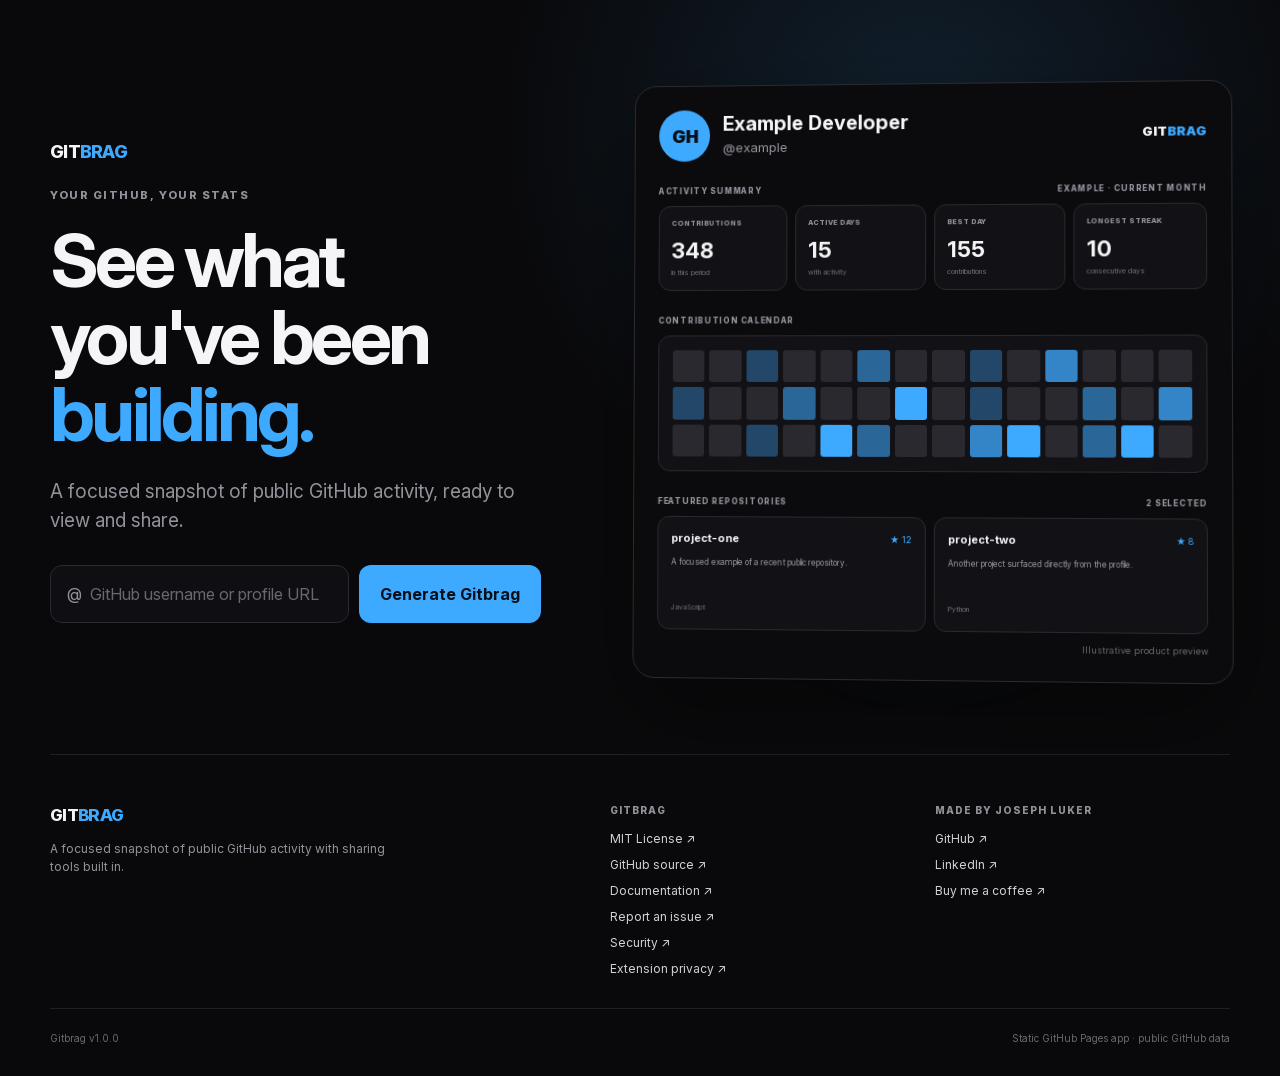
<file: index.html>
<!doctype html>
<html lang="en">
<head>
  <meta charset="UTF-8">
  <meta name="viewport" content="width=device-width, initial-scale=1.0">
  <meta name="description" content="Gitbrag turns public GitHub activity into focused stats, shareable profiles, social images, embeds, and in-GitHub cards.">
  <meta name="theme-color" content="#09090b">
  <meta name="referrer" content="no-referrer">
  <meta http-equiv="Content-Security-Policy" content="default-src 'self'; script-src 'self'; style-src 'self' 'unsafe-inline'; font-src 'self'; connect-src https://api.github.com https://github-contributions-api.jogruber.de; img-src 'self' https://avatars.githubusercontent.com data: blob:; object-src 'none'; base-uri 'none'; form-action 'none'">
  <meta name="color-scheme" content="dark">
  <title>Gitbrag — Your GitHub, Your Stats</title>
  <link rel="icon" href="data:,">
  <link rel="stylesheet" href="style.css?v=1.0.0">
  <link rel="stylesheet" href="share-page.css?v=1.0.0">
  <link rel="stylesheet" href="png.css?v=1.0.0">
  <link rel="stylesheet" href="landing.css?v=1.0.0">
  <link rel="stylesheet" href="dated.css?v=1.0.0">
</head>
<body>
  <main class="app">
    <div class="app-version" aria-label="Gitbrag version 1.0.0">v1.0.0</div>

    <section id="searchView" class="landing-simple" aria-labelledby="searchTitle">
      <div class="landing-simple-shell">
        <div class="landing-simple-hero">
          <div class="landing-simple-hero-copy">
            <div class="landing-simple-brand">GIT<span>BRAG</span></div>
            <p class="landing-simple-kicker">YOUR GITHUB, YOUR STATS</p>
            <h1 id="searchTitle">See what you've been<br><span>building.</span></h1>
            <p class="landing-simple-copy">A focused snapshot of public GitHub activity, ready to view and share.</p>

            <form id="searchForm" class="search landing-simple-search">
              <label class="input-wrap" for="username">
                <span aria-hidden="true">@</span>
                <input id="username" autocomplete="off" autocapitalize="none" spellcheck="false"
                       placeholder="GitHub username or profile URL"
                       aria-label="GitHub username or profile URL" required>
              </label>
              <button type="submit">Generate Gitbrag</button>
            </form>
          </div>

          <div class="landing-product-stage" aria-label="Illustrative Gitbrag dashboard preview">
            <div class="landing-demo">
              <div class="landing-demo-top">
                <div class="landing-demo-profile">
                  <div class="landing-demo-avatar" aria-hidden="true">GH</div>
                  <div><strong>Example Developer</strong><small>@example</small></div>
                </div>
                <div class="landing-demo-brand">GIT<span>BRAG</span></div>
              </div>

              <div class="landing-demo-label"><span>Activity summary</span><span>Example · current month</span></div>
              <div class="landing-demo-stats">
                <article class="landing-demo-stat"><span>Contributions</span><b>348</b><small>in this period</small></article>
                <article class="landing-demo-stat"><span>Active days</span><b>15</b><small>with activity</small></article>
                <article class="landing-demo-stat"><span>Best day</span><b>155</b><small>contributions</small></article>
                <article class="landing-demo-stat"><span>Longest streak</span><b>10</b><small>consecutive days</small></article>
              </div>

              <div class="landing-demo-label"><span>Contribution calendar</span><span></span></div>
              <div class="landing-demo-calendar"><div class="landing-demo-heatmap" aria-hidden="true"></div></div>

              <div class="landing-demo-label"><span>Featured repositories</span><span>2 selected</span></div>
              <div class="landing-demo-repos">
                <article class="landing-demo-repo">
                  <div class="landing-demo-repo-top"><strong>project-one</strong><span>★ 12</span></div>
                  <p>A focused example of a recent public repository.</p>
                  <small>JavaScript</small>
                </article>
                <article class="landing-demo-repo">
                  <div class="landing-demo-repo-top"><strong>project-two</strong><span>★ 8</span></div>
                  <p>Another project surfaced directly from the profile.</p>
                  <small>Python</small>
                </article>
              </div>
              <p class="landing-demo-note">Illustrative product preview</p>
            </div>
          </div>
        </div>

        <footer class="landing-simple-footer">
          <div class="landing-simple-footer-intro">
            <div class="landing-simple-footer-brand">GIT<span>BRAG</span></div>
            <p>A focused snapshot of public GitHub activity with sharing tools built in.</p>
          </div>

          <div class="landing-simple-footer-column">
            <strong>Gitbrag</strong>
            <a href="https://github.com/JPLuker/Gitbrag/blob/main/LICENSE" target="_blank" rel="noopener noreferrer">MIT License ↗</a>
            <a href="https://github.com/JPLuker/Gitbrag" target="_blank" rel="noopener noreferrer">GitHub source ↗</a>
            <a href="https://github.com/JPLuker/Gitbrag/blob/main/README.md" target="_blank" rel="noopener noreferrer">Documentation ↗</a>
            <a href="https://github.com/JPLuker/Gitbrag/issues/new/choose" target="_blank" rel="noopener noreferrer">Report an issue ↗</a>
            <a href="https://github.com/JPLuker/Gitbrag/blob/main/SECURITY.md" target="_blank" rel="noopener noreferrer">Security ↗</a>
            <a href="https://github.com/JPLuker/Gitbrag/blob/main/extension/PRIVACY.md" target="_blank" rel="noopener noreferrer">Extension privacy ↗</a>
          </div>

          <div class="landing-simple-footer-column">
            <strong>Made by Joseph Luker</strong>
            <a href="https://github.com/JPLuker" target="_blank" rel="noopener noreferrer">GitHub ↗</a>
            <a href="https://www.linkedin.com/in/josephluker" target="_blank" rel="noopener noreferrer">LinkedIn ↗</a>
            <a href="https://buymeacoffee.com/OSJoseph" target="_blank" rel="noopener noreferrer">Buy me a coffee ↗</a>
          </div>
        </footer>

        <div class="landing-simple-footer-bottom">
          <span>Gitbrag v1.0.0</span>
          <span>Static GitHub Pages app · public GitHub data</span>
        </div>
      </div>
    </section>

    <section id="loadingView" class="loading hidden" role="status" aria-live="polite">
      <div class="spinner" aria-hidden="true"></div>
      <h2>Building your Gitbrag…</h2>
      <p id="loadingText">Finding the GitHub profile…</p>
    </section>

    <section id="profileView" class="profile hidden" aria-labelledby="displayName">
      <header class="profile-header">
        <button id="backBtn" class="back" type="button">← New user</button>
        <div class="brand small">GIT<span>BRAG</span></div>
        <div class="share-control">
          <button id="shareBtn" class="share-button" type="button" aria-haspopup="menu" aria-controls="shareMenu" aria-expanded="false">Share</button>
          <div id="shareMenu" class="share-menu hidden" role="menu" aria-label="Share options">
            <button id="shareLinkAction" type="button" role="menuitem">Share link</button>
            <button id="generateImageAction" type="button" role="menuitem">Generate image</button>
            <button id="embedAction" type="button" role="menuitem">Embed</button>
          </div>
        </div>
      </header>

      <div class="profile-intro">
        <img id="avatar" class="avatar" alt="">
        <div class="profile-copy">
          <h2 id="displayName" tabindex="-1"></h2>
          <p id="handle" class="handle"></p>
        </div>
      </div>

      <div class="period-picker-wrap">
        <div class="period-stepper periods" role="group" aria-label="Activity period">
          <button id="periodPickerButton" class="period-picker-button" type="button" aria-haspopup="true" aria-controls="periodPickerPanel" aria-expanded="false">
            <span id="periodPickerLabel">Current month</span>
            <span class="period-picker-caret" aria-hidden="true">⌄</span>
          </button>
        </div>

        <div id="periodPickerPanel" class="period-picker-panel hidden" aria-label="Choose activity period">
          <section class="period-picker-section" aria-labelledby="periodCalendarHeading">
            <div id="periodCalendarHeading" class="period-picker-heading">Calendar</div>
            <div class="period-picker-list">
              <button type="button" data-period-shortcut="current-month"><span>This month</span><small id="periodThisMonthLabel"></small></button>
              <button type="button" data-period-shortcut="previous-month"><span>Previous month</span><small id="periodPreviousMonthLabel"></small></button>
              <button type="button" data-period-shortcut="current-year"><span>This year</span><small id="periodCurrentYearLabel"></small></button>
            </div>
            <div class="period-picker-custom-links">
              <button id="chooseMonthToggle" type="button" aria-controls="customMonthPanel" aria-expanded="false">Choose month…</button>
              <button id="chooseYearToggle" type="button" aria-controls="customYearPanel" aria-expanded="false">Choose year…</button>
            </div>

            <div id="customMonthPanel" class="period-custom-panel hidden">
              <label><span>Month</span><select id="customMonthSelect" aria-label="Choose calendar month"></select></label>
              <label><span>Year</span><select id="customMonthYearSelect" aria-label="Choose calendar month year"></select></label>
              <button id="applyCustomMonth" class="period-custom-apply" type="button">View</button>
            </div>

            <div id="customYearPanel" class="period-custom-panel period-custom-year hidden">
              <label><span>Year</span><select id="customYearSelect" aria-label="Choose calendar year"></select></label>
              <button id="applyCustomYear" class="period-custom-apply" type="button">View</button>
            </div>
          </section>

          <section class="period-picker-section" aria-labelledby="periodRollingHeading">
            <div id="periodRollingHeading" class="period-picker-heading">Rolling</div>
            <div class="period-picker-chips" role="group" aria-label="Rolling activity periods">
              <button type="button" data-rolling-period="day">24H</button>
              <button type="button" data-rolling-period="week">7D</button>
              <button type="button" data-rolling-period="month">30D</button>
              <button type="button" data-rolling-period="twomonths">60D</button>
              <button type="button" data-rolling-period="sixmonths">6M</button>
              <button type="button" data-rolling-period="year">1Y</button>
              <button type="button" data-rolling-period="lifetime">ALL TIME</button>
            </div>
          </section>
        </div>
      </div>

      <div class="section-title stats-title">
        <span>ACTIVITY SUMMARY</span>
        <span id="periodLabel">CURRENT MONTH</span>
      </div>
      <div id="contributionNotice" class="notice hidden" role="status"></div>
      <div id="statsGrid" class="stats-grid"></div>
      <div id="extraStats" class="extra-grid" aria-label="Profile summary"></div>

      <div class="section-title">
        <span>CONTRIBUTION CALENDAR</span>
        <span id="calendarPeriodLabel"></span>
      </div>
      <div class="calendar-card">
        <div class="calendar-scroll">
          <div id="contributionGraph" class="contribution-graph" role="img" aria-label="GitHub contribution calendar"></div>
        </div>
        <div class="calendar-footer">
          <span id="calendarTotal"></span>
          <a id="githubProfile" target="_blank" rel="noreferrer">View on GitHub ↗</a>
        </div>
      </div>

      <div class="section-title">
        <span>TOP PUBLIC REPOSITORIES</span>
        <span>NON-FORKS</span>
      </div>
      <div id="repos" class="repo-list"></div>

      <footer>Gitbrag uses public GitHub data. Contribution totals follow GitHub’s public contribution graph.</footer>
    </section>

    <section id="sharedView" class="shared-view hidden" aria-label="Shared Gitbrag page">
      <div id="sharedPreviewBar" class="shared-preview-bar hidden">
        <span class="shared-preview-label">Share preview</span>
        <div class="shared-preview-actions">
          <button id="sharedEdit" class="secondary-button" type="button">Edit share</button>
          <button id="sharedFullProfile" class="secondary-button" type="button">View full profile</button>
        </div>
      </div>
      <div id="sharedPage"></div>
      <div id="sharedFooterActions" class="shared-footer-actions">
        <button id="sharedNewUser" class="shared-create-button" type="button">Create your own Gitbrag</button>
      </div>
    </section>

    <section id="errorView" class="error hidden" aria-live="assertive">
      <div class="brand">GIT<span>BRAG</span></div>
      <h2>Couldn’t load that profile.</h2>
      <p id="errorText">Check the username or GitHub link and try again.</p>
      <button id="errorBack" type="button">Try again</button>
    </section>
  </main>

  <dialog id="shareModal" class="share-dialog" aria-labelledby="shareModalTitle" aria-describedby="shareModalDescription">
    <div class="share-dialog-card">
      <header class="share-dialog-head">
        <div>
          <p class="eyebrow">SHARE LINK</p>
          <h2 id="shareModalTitle">Customize the shared page.</h2>
        </div>
        <button id="closeShareModal" class="icon-button" type="button" aria-label="Close share settings">×</button>
      </header>
      <p id="shareModalDescription" class="share-dialog-copy">Choose what appears when someone opens your Gitbrag link. This is a responsive webpage, not an image.</p>

      <div class="share-settings-grid">
        <fieldset class="share-fieldset">
          <legend>Page sections</legend>
          <label><span>Profile</span><input id="shareProfile" type="checkbox" checked></label>
          <label><span>Stats</span><input id="shareStats" type="checkbox" checked></label>
          <label><span>Contribution calendar</span><input id="shareCalendar" type="checkbox" checked></label>
          <label><span>Repositories</span><input id="shareRepos" type="checkbox" checked></label>
        </fieldset>

        <fieldset class="share-fieldset">
          <legend>Page settings</legend>
          <label><span>Stats period</span><select id="shareStatsPeriod"><option value="day">24 hours</option><option value="week">7 days</option><option value="month">30 days</option><option value="twomonths">60 days</option><option value="sixmonths">6 months</option><option value="year">1 year</option><option value="lifetime">All time</option></select></label>
          <label><span>Calendar range</span><select id="shareCalendarRange"><option value="1m">1 month</option><option value="3m">3 months</option><option value="6m">6 months</option><option value="1y">1 year</option><option value="2y">2 years</option><option value="all">All available</option></select></label>
          <label><span>Text size</span><select id="shareTextSize"><option value="compact">Compact</option><option value="balanced">Balanced</option><option value="large">Large</option><option value="huge">Huge</option></select></label>
          <label><span>Accent</span><select id="shareAccent"><option value="auto">Profile accent</option><option value="blue">Blue</option><option value="white">White</option><option value="cyan">Cyan</option><option value="purple">Purple</option><option value="green">Green</option></select></label>
          <label><span>Card style</span><select id="shareCardStyle"><option value="solid">Solid</option><option value="outline">Outline</option><option value="glass">Glass</option></select></label>
        </fieldset>
      </div>

      <fieldset class="share-fieldset share-repositories-fieldset">
        <legend>Repositories</legend>
        <div id="shareRepoPicker"></div>
      </fieldset>

      <div class="share-dialog-actions">
        <button id="cancelShareModal" class="secondary-button" type="button">Cancel</button>
        <button id="previewSharePage" class="secondary-button" type="button">Preview page</button>
        <button id="copyShareLink" class="primary-button" type="button" aria-live="polite">Copy share link</button>
      </div>
    </div>
  </dialog>

  <dialog id="pngModal" class="png-dialog" aria-labelledby="pngModalTitle" aria-describedby="pngModalDescription">
    <div class="png-dialog-card">
      <header class="png-dialog-head">
        <div>
          <p class="eyebrow">GENERATE IMAGE</p>
          <h2 id="pngModalTitle">Build a shareable Gitbrag PNG.</h2>
        </div>
        <button id="closePngModal" class="icon-button" type="button" aria-label="Close image generator">×</button>
      </header>
      <p id="pngModalDescription" class="png-dialog-copy">The preview is the actual 1080 × 1080 canvas that will be exported. Image rendering is separate from shared-page rendering.</p>

      <div class="png-workspace">
        <div class="png-settings">
          <fieldset class="png-fieldset">
            <legend>Image sections</legend>
            <label><span>Profile</span><input id="pngProfile" type="checkbox" checked></label>
            <label><span>Stats</span><input id="pngStats" type="checkbox" checked></label>
            <label><span>Contribution calendar</span><input id="pngCalendar" type="checkbox" checked></label>
            <label><span>Repositories</span><input id="pngRepos" type="checkbox" checked></label>
          </fieldset>

          <fieldset class="png-fieldset">
            <legend>Image settings</legend>
            <label><span>Stats period</span><select id="pngStatsPeriod"><option value="day">24 hours</option><option value="week">7 days</option><option value="month">30 days</option><option value="twomonths">60 days</option><option value="sixmonths">6 months</option><option value="year">1 year</option><option value="lifetime">All time</option></select></label>
            <label><span>Calendar range</span><select id="pngCalendarRange"><option value="1m">1 month</option><option value="3m">3 months</option><option value="6m">6 months</option><option value="1y">1 year</option><option value="2y">2 years</option><option value="all">All available</option></select></label>
            <label><span>Text size</span><select id="pngTextSize"><option value="compact">Compact</option><option value="balanced">Balanced</option><option value="large">Large</option><option value="huge">Huge</option></select></label>
            <label><span>Accent</span><select id="pngAccent"><option value="auto">Profile accent</option><option value="blue">Blue</option><option value="white">White</option><option value="cyan">Cyan</option><option value="purple">Purple</option><option value="green">Green</option></select></label>
            <label><span>Card style</span><select id="pngCardStyle"><option value="solid">Solid</option><option value="outline">Outline</option><option value="glass">Glass</option></select></label>
          </fieldset>

          <fieldset class="png-fieldset">
            <legend>Repositories</legend>
            <div id="pngRepoPicker"></div>
          </fieldset>
        </div>

        <div class="png-preview">
          <div class="png-preview-frame">
            <canvas id="pngCanvas" width="1080" height="1080" aria-label="Gitbrag PNG preview"></canvas>
            <div class="png-preview-meta"><span id="pngStatus" role="status" aria-live="polite">1080 × 1080</span><span>1:1 PNG</span></div>
          </div>
        </div>
      </div>

      <div class="png-dialog-actions">
        <button id="cancelPngModal" class="secondary-button" type="button">Cancel</button>
        <button id="downloadPng" class="primary-button" type="button">Download PNG</button>
      </div>
    </div>
  </dialog>

  <script src="stats-period.js?v=1.0.0"></script>
  <script src="share-config.js?v=1.0.0"></script>
  <script src="share-page.js?v=1.0.0"></script>
  <script src="app.js?v=1.0.0"></script>
  <script src="dated-period.js?v=1.0.0"></script>
  <script src="period-picker.js?v=1.0.0"></script>
  <script src="landing.js?v=1.0.0"></script>
  <script src="embed.js?v=1.0.0"></script>
  <script src="png.js?v=1.0.0"></script>
</body>
</html>
</file>
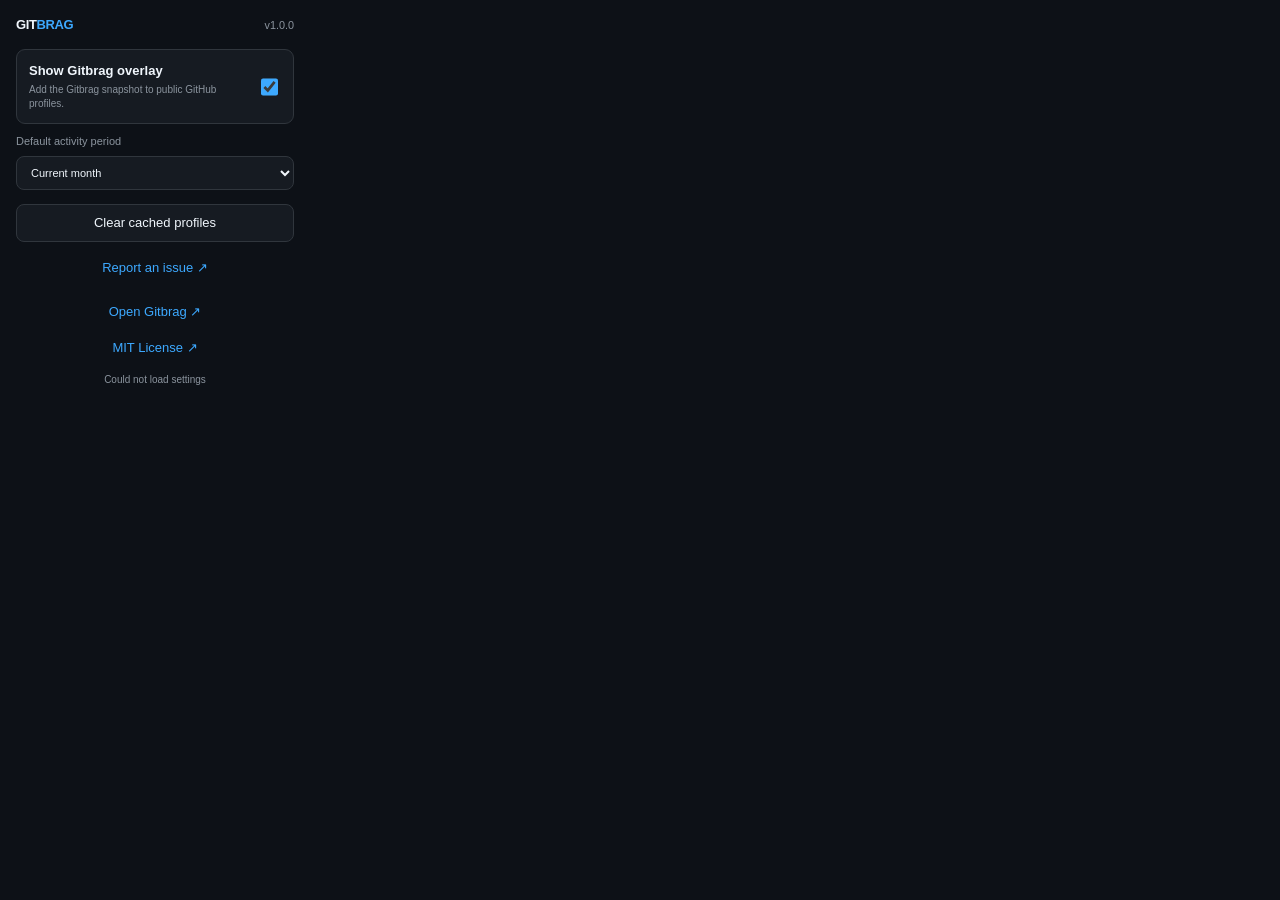
<file: extension/popup.html>
<!doctype html>
<html lang="en">
<head>
  <meta charset="utf-8">
  <meta name="viewport" content="width=device-width, initial-scale=1">
  <title>Gitbrag</title>
  <link rel="stylesheet" href="popup.css">
</head>
<body>
  <main>
    <header>
      <div class="brand">GIT<span>BRAG</span></div>
      <small>v1.0.0</small>
    </header>

    <label class="row toggle-row">
      <span><b>Show Gitbrag overlay</b><small>Add the Gitbrag snapshot to public GitHub profiles.</small></span>
      <input id="enabled" type="checkbox" checked>
    </label>

    <label class="field">
      <span>Default activity period</span>
      <select id="period">
        <option value="current-month">Current month</option>
        <option value="day">Last 24 hours</option>
        <option value="week">Last 7 days</option>
        <option value="month">Last 30 days</option>
        <option value="twomonths">Last 60 days</option>
        <option value="sixmonths">Last 6 months</option>
        <option value="year">Last year</option>
        <option value="lifetime">All time</option>
      </select>
    </label>

    <div class="actions">
      <button id="clearCache" type="button">Clear cached profiles</button>
      <a href="https://github.com/JPLuker/Gitbrag/issues/new/choose" target="_blank" rel="noopener noreferrer">Report an issue ↗</a>
      <a href="https://jpluker.github.io/Gitbrag/" target="_blank" rel="noopener noreferrer">Open Gitbrag ↗</a>
    </div>
    <a href="https://github.com/JPLuker/Gitbrag/blob/main/LICENSE" target="_blank" rel="noopener noreferrer">MIT License ↗</a>
    <p id="status" role="status" aria-live="polite"></p>
  </main>
  <script src="popup.js"></script>
</body>
</html>
</file>
<file: style.css>
@font-face {
  font-family: Inter;
  font-style: normal;
  font-weight: 100 900;
  font-display: swap;
  src: url("assets/fonts/InterVariable.woff2") format("woff2");
}

:root {
  color-scheme: dark;
  --bg: #09090b;
  --panel: #121216;
  --panel-strong: #18181d;
  --line: #29292f;
  --text: #f5f5f7;
  --muted: #92929b;
  --subtle: #686870;
  --accent: #3da9ff;
  --accent-strong: #70c1ff;
  --level-1: #254a6a;
  --level-2: #2778b4;
  --level-3: #35a1ed;
  --level-4: #3da9ff;
  --radius: 14px;
  --shadow: 0 18px 50px rgba(0, 0, 0, 0.22);
}

* { box-sizing: border-box; }
html { background: var(--bg); }
body {
  margin: 0;
  min-width: 320px;
  min-height: 100vh;
  background: var(--bg);
  color: var(--text);
  font-family: Inter, system-ui, -apple-system, BlinkMacSystemFont, "Segoe UI", sans-serif;
  line-height: 1.5;
}
button, input, select { font: inherit; }
button, a { -webkit-tap-highlight-color: transparent; }
button:focus-visible, a:focus-visible, input:focus-visible, select:focus-visible {
  outline: 2px solid var(--accent-strong);
  outline-offset: 3px;
}
.hidden { display: none !important; }

.app {
  position: relative;
  width: min(1120px, 100%);
  margin: 0 auto;
  padding: 28px 24px 48px;
}
.app-version {
  position: absolute;
  top: 14px;
  right: 24px;
  color: var(--accent);
  font-size: 12px;
  font-weight: 700;
  letter-spacing: .08em;
  opacity: .9;
}
.brand { font-weight: 800; letter-spacing: -.03em; }
.brand span { color: var(--accent); }
.brand.small { font-size: 14px; letter-spacing: .01em; }
.eyebrow, .section-title, .stat .label, .extra span {
  color: var(--muted);
  font-size: 11px;
  font-weight: 800;
  letter-spacing: .12em;
  text-transform: uppercase;
}

.hero, .loading, .error {
  min-height: 80vh;
  display: flex;
  flex-direction: column;
  align-items: center;
  justify-content: center;
  text-align: center;
}
.hero h1 {
  margin: 20px 0;
  font-size: clamp(48px, 8vw, 76px);
  line-height: .98;
  letter-spacing: -.055em;
}
.hero h1 span { color: var(--accent); }
.subhead, .hint, .handle, footer, .repo-desc, .repo-meta, .stat .note, .loading p, .error p { color: var(--muted); }
.subhead { margin: 0 0 28px; font-size: 17px; }
.search { display: flex; width: min(620px, 100%); gap: 10px; }
.input-wrap {
  flex: 1;
  display: flex;
  align-items: center;
  gap: 8px;
  min-width: 0;
  padding: 15px 16px;
  background: var(--panel);
  border: 1px solid var(--line);
  border-radius: 12px;
  transition: border-color .15s ease, box-shadow .15s ease;
}
.input-wrap:focus-within {
  border-color: var(--accent);
  box-shadow: 0 0 0 3px color-mix(in srgb, var(--accent) 18%, transparent);
}
.input-wrap span { color: var(--muted); }
.input-wrap input {
  width: 100%;
  min-width: 0;
  padding: 0;
  color: var(--text);
  background: transparent;
  border: 0;
  outline: 0;
}
.input-wrap input::placeholder { color: var(--subtle); }

.search button, .back, #errorBack, .share-button, .primary-button, .secondary-button, .icon-button {
  border-radius: 12px;
  font-weight: 700;
  cursor: pointer;
  transition: transform .15s ease, filter .15s ease, background .15s ease, border-color .15s ease;
}
.search button, #errorBack, .primary-button {
  padding: 14px 20px;
  color: #071018;
  background: var(--accent);
  border: 1px solid transparent;
}
.search button:hover, #errorBack:hover, .primary-button:hover { filter: brightness(1.08); }
.back, .share-button, .secondary-button {
  padding: 10px 14px;
  color: var(--text);
  background: var(--panel);
  border: 1px solid var(--accent);
}
.back:hover, .share-button:hover, .secondary-button:hover {
  background: color-mix(in srgb, var(--accent) 10%, var(--panel));
}
.search button:active, .back:active, #errorBack:active, .share-button:active, .primary-button:active, .secondary-button:active { transform: translateY(1px); }
.hint { margin-top: 12px; font-size: 12px; }
.loading h2, .error h2 { margin: 18px 0 6px; font-size: 30px; letter-spacing: -.03em; }
.loading p, .error p { margin: 0 0 20px; }
.spinner {
  width: 34px;
  height: 34px;
  border: 3px solid var(--line);
  border-top-color: var(--accent);
  border-radius: 50%;
  animation: spin .8s linear infinite;
}
@keyframes spin { to { transform: rotate(360deg); } }

.profile-header {
  display: grid;
  grid-template-columns: 1fr auto 1fr;
  padding-top: 18px;
  align-items: center;
  gap: 20px;
}
.profile-header > .back { justify-self: start; }
.profile-header > .brand { justify-self: center; }
.share-control { position: relative; justify-self: end; }
.share-menu {
  position: absolute;
  top: calc(100% + 8px);
  right: 0;
  z-index: 30;
  width: 190px;
  padding: 6px;
  background: var(--panel-strong);
  border: 1px solid var(--line);
  border-radius: 12px;
  box-shadow: var(--shadow);
}
.share-menu button {
  width: 100%;
  padding: 11px 12px;
  color: var(--text);
  background: transparent;
  border: 0;
  border-radius: 8px;
  text-align: left;
  cursor: pointer;
}
.share-menu button:hover { background: color-mix(in srgb, var(--accent) 10%, var(--panel-strong)); }

.profile-intro { display: flex; align-items: center; gap: 20px; padding: 55px 0 35px; }
.avatar {
  width: 88px;
  height: 88px;
  flex: none;
  object-fit: cover;
  border: 3px solid var(--accent);
  border-radius: 50%;
  background: var(--panel);
  box-shadow: 0 0 0 5px color-mix(in srgb, var(--accent) 9%, transparent);
}
.profile-copy { min-width: 0; }
.profile-intro h2 {
  margin: 0;
  font-size: clamp(31px, 5vw, 44px);
  line-height: 1.08;
  letter-spacing: -.04em;
  overflow-wrap: anywhere;
}
.handle { margin: 7px 0 0; overflow-wrap: anywhere; }
.periods {
  display: flex;
  gap: 6px;
  overflow-x: auto;
  padding-bottom: 10px;
  border-bottom: 1px solid var(--line);
  scrollbar-width: thin;
}
.periods button {
  flex: none;
  padding: 9px 12px;
  color: #aaa;
  background: transparent;
  border: 0;
  border-radius: 8px;
  cursor: pointer;
  font-weight: 700;
}
.periods button:hover { color: var(--text); background: var(--panel); }
.periods button.active { color: #071018; background: var(--accent); }
.section-title { display: flex; justify-content: space-between; gap: 20px; margin: 38px 0 12px; }
.stats-title { margin-top: 24px; }
.notice {
  margin-bottom: 10px;
  padding: 12px 14px;
  color: #e7d89f;
  background: #1b1810;
  border: 1px solid #4a4122;
  border-radius: 12px;
  font-size: 13px;
}
.stats-grid { display: grid; grid-template-columns: repeat(4, minmax(0, 1fr)); gap: 10px; }
.stat, .extra, .repo, .calendar-card, .stats-message {
  background: var(--panel);
  border: 1px solid var(--line);
  border-radius: var(--radius);
}
.stat { min-width: 0; padding: 20px; }
.stat .value {
  margin-top: 22px;
  font-size: clamp(34px, 5vw, 42px);
  font-weight: 800;
  line-height: 1;
  letter-spacing: -.045em;
  overflow-wrap: anywhere;
}
.stat .note { margin-top: 8px; font-size: 11px; line-height: 1.35; }
.extra-grid { display: grid; grid-template-columns: repeat(5, minmax(0, 1fr)); gap: 10px; margin-top: 10px; }
.extra { min-width: 0; padding: 16px 18px; }
.extra b { display: block; font-size: 19px; line-height: 1.1; overflow-wrap: anywhere; }
.extra span { display: block; margin-top: 6px; font-size: 9px; }
.calendar-card { padding: 18px; }
.calendar-scroll { width: 100%; overflow-x: auto; padding-bottom: 4px; scrollbar-width: thin; }
.contribution-graph {
  display: grid;
  grid-auto-flow: column;
  grid-template-rows: repeat(7, 10px);
  grid-auto-columns: 10px;
  width: max-content;
  min-width: 0;
  margin: 0 auto;
  gap: 4px;
}
.contribution-graph.is-unavailable {
  display: block;
  width: 100%;
  min-width: 0;
  margin: 0;
  padding: 28px 8px;
  color: var(--muted);
  text-align: center;
  font-size: 13px;
}
.contrib-cell { width: 10px; min-width: 10px; height: 10px; background: var(--line); border-radius: 2px; }
.contrib-cell.level-1 { background: var(--level-1); }
.contrib-cell.level-2 { background: var(--level-2); }
.contrib-cell.level-3 { background: var(--level-3); }
.contrib-cell.level-4 { background: var(--level-4); }
.calendar-footer { display: flex; justify-content: space-between; gap: 20px; margin-top: 14px; color: var(--muted); font-size: 11px; }
.calendar-footer a { flex: none; color: var(--text); text-decoration: none; }
.calendar-footer a:hover { color: var(--accent-strong); }
.repo-list { display: grid; grid-template-columns: repeat(2, minmax(0, 1fr)); gap: 10px; }
.repo { min-width: 0; padding: 20px; box-shadow: var(--shadow); }
.repo-top { display: flex; align-items: flex-start; justify-content: space-between; gap: 16px; }
.repo-name { min-width: 0; color: var(--text); font-weight: 700; text-decoration: none; overflow-wrap: anywhere; }
.repo-name:hover { color: var(--accent-strong); }
.repo-count { flex: none; color: var(--accent); font-size: 13px; font-weight: 700; }
.repo-desc {
  min-height: 2.8em;
  margin: 12px 0 16px;
  font-size: 13px;
  display: -webkit-box;
  overflow: hidden;
  -webkit-box-orient: vertical;
  -webkit-line-clamp: 2;
}
.repo-meta { display: flex; flex-wrap: wrap; gap: 8px 15px; font-size: 11px; }
.repo-meta b { color: var(--text); }
.stats-message { grid-column: 1 / -1; padding: 24px; color: var(--muted); text-align: center; }
footer { margin-top: 38px; padding-top: 18px; border-top: 1px solid var(--line); font-size: 11px; text-align: center; }

.share-dialog {
  width: min(760px, calc(100% - 32px));
  max-height: min(90vh, 900px);
  padding: 0;
  color: var(--text);
  background: transparent;
  border: 0;
  overflow: visible;
}
.share-dialog::backdrop { background: rgba(0, 0, 0, .74); backdrop-filter: blur(4px); }
.share-dialog-card {
  max-height: min(90vh, 900px);
  overflow: auto;
  padding: 26px;
  background: var(--panel);
  border: 1px solid var(--line);
  border-radius: 20px;
  box-shadow: 0 30px 80px rgba(0, 0, 0, .55);
}
.share-dialog-head { display: flex; align-items: flex-start; justify-content: space-between; gap: 20px; }
.share-dialog-head .eyebrow { margin: 0 0 5px; }
.share-dialog-head h2 { margin: 0; font-size: 27px; letter-spacing: -.035em; }
.share-dialog-copy { margin: 10px 0 22px; color: var(--muted); font-size: 13px; }
.icon-button {
  flex: none;
  width: 38px;
  height: 38px;
  padding: 0;
  color: var(--muted);
  background: transparent;
  border: 1px solid transparent;
  font-size: 25px;
  line-height: 1;
}
.icon-button:hover { color: var(--text); background: var(--panel-strong); border-color: var(--line); }
.share-settings-grid { display: grid; grid-template-columns: 1fr 1fr; gap: 12px; }
.share-fieldset {
  min-width: 0;
  margin: 0;
  padding: 14px 16px;
  background: #0d0d11;
  border: 1px solid var(--line);
  border-radius: 14px;
}
.share-fieldset legend {
  padding: 0 5px;
  color: var(--muted);
  font-size: 10px;
  font-weight: 800;
  letter-spacing: .12em;
  text-transform: uppercase;
}
.share-fieldset > label {
  display: flex;
  align-items: center;
  justify-content: space-between;
  gap: 14px;
  padding: 9px 0;
  border-bottom: 1px solid #1f1f25;
  color: #c3c3c9;
  font-size: 13px;
}
.share-fieldset > label:last-child { border-bottom: 0; }
.share-fieldset input[type="checkbox"] { width: 18px; height: 18px; accent-color: var(--accent); }
.share-fieldset select {
  min-width: 145px;
  max-width: 55%;
  padding: 8px 9px;
  color: var(--text);
  background: var(--panel);
  border: 1px solid var(--line);
  border-radius: 9px;
}
.share-repositories-fieldset { margin-top: 12px; transition: opacity .15s ease; }
.share-repositories-fieldset.is-disabled { opacity: .45; pointer-events: none; }
.share-repo-head { display: flex; justify-content: space-between; gap: 15px; margin-bottom: 10px; }
.share-repo-head > div { display: grid; gap: 2px; }
.share-repo-head b { font-size: 13px; }
.share-repo-head small { color: var(--muted); font-size: 11px; }
.share-repo-head > span { color: var(--accent); font-size: 12px; font-weight: 800; }
.share-repo-list { display: grid; grid-template-columns: 1fr 1fr; gap: 7px; max-height: 245px; overflow: auto; }
.share-repo-choice {
  display: flex;
  align-items: center;
  gap: 10px;
  min-width: 0;
  padding: 10px;
  background: var(--panel);
  border: 1px solid #24242a;
  border-radius: 10px;
  cursor: pointer;
}
.share-repo-choice:hover { border-color: var(--accent); }
.share-repo-choice input { width: 18px; height: 18px; flex: none; accent-color: var(--accent); }
.share-repo-choice > span { display: grid; gap: 2px; min-width: 0; }
.share-repo-choice b { overflow: hidden; font-size: 12px; text-overflow: ellipsis; white-space: nowrap; }
.share-repo-choice small { overflow: hidden; color: var(--muted); font-size: 10px; text-overflow: ellipsis; white-space: nowrap; }
.share-repo-choice input:disabled + span { opacity: .45; }
.share-empty { color: var(--muted); font-size: 12px; }
.share-dialog-actions { display: flex; justify-content: flex-end; gap: 9px; margin-top: 16px; }

.shared-view { padding-top: 18px; }
.shared-header {
  display: flex;
  align-items: center;
  justify-content: space-between;
  gap: 18px;
  margin-bottom: 20px;
}
.shared-header-actions { display: flex; flex-wrap: wrap; justify-content: flex-end; gap: 8px; }
.shared-page {
  --share-accent: var(--accent);
  --share-panel: var(--panel);
  --share-panel-strong: var(--panel-strong);
  --share-line: var(--line);
  width: 100%;
  padding: 28px;
  background: var(--bg);
  border: 1px solid var(--share-line);
  border-radius: 22px;
  box-shadow: var(--shadow);
}
.shared-page-inner { display: grid; gap: 28px; }
.shared-accent-auto { --share-accent: var(--accent); }
.shared-accent-blue { --share-accent: #3da9ff; }
.shared-accent-white { --share-accent: #f5f5f7; }
.shared-accent-cyan { --share-accent: #22d3ee; }
.shared-accent-purple { --share-accent: #a78bfa; }
.shared-accent-green { --share-accent: #4ade80; }
.shared-style-outline { background: transparent; }
.shared-style-outline .shared-stats-grid article,
.shared-style-outline .shared-repos-grid article { background: transparent; }
.shared-style-glass { background: rgba(18, 18, 22, .7); backdrop-filter: blur(18px); }
.shared-style-glass .shared-stats-grid article,
.shared-style-glass .shared-repos-grid article { background: rgba(255, 255, 255, .045); }
.shared-profile-block { display: flex; align-items: center; gap: 18px; min-width: 0; }
.shared-profile-block img {
  width: 82px;
  height: 82px;
  flex: none;
  object-fit: cover;
  border: 3px solid var(--share-accent);
  border-radius: 50%;
}
.shared-profile-block > div { min-width: 0; }
.shared-profile-block h1 { margin: 0; font-size: 40px; line-height: 1.05; letter-spacing: -.045em; overflow-wrap: anywhere; }
.shared-profile-block p { margin: 6px 0 0; color: var(--muted); overflow-wrap: anywhere; }
.shared-section { min-width: 0; }
.shared-section-title {
  display: flex;
  justify-content: space-between;
  gap: 16px;
  margin-bottom: 10px;
  color: var(--muted);
  font-size: 10px;
  font-weight: 800;
  letter-spacing: .12em;
}
.shared-stats-grid { display: grid; grid-template-columns: repeat(4, minmax(0, 1fr)); gap: 10px; }
.shared-stats-grid article,
.shared-repos-grid article,
.shared-empty-card,
.shared-calendar-unavailable {
  background: var(--share-panel);
  border: 1px solid var(--share-line);
  border-radius: 14px;
}
.shared-stats-grid article { min-width: 0; padding: 18px; }
.shared-stats-grid article > span { color: var(--muted); font-size: 9px; font-weight: 800; letter-spacing: .1em; }
.shared-stats-grid article > b { display: block; margin-top: 18px; font-size: 36px; line-height: 1; letter-spacing: -.045em; overflow-wrap: anywhere; }
.shared-stats-grid article > small { display: block; margin-top: 7px; color: var(--muted); font-size: 10px; }
.shared-calendar-scroll { width: 100%; overflow-x: auto; padding: 16px; background: var(--share-panel); border: 1px solid var(--share-line); border-radius: 14px; }
.shared-calendar {
  display: grid;
  grid-auto-flow: column;
  grid-template-rows: repeat(7, 10px);
  grid-auto-columns: 10px;
  width: max-content;
  gap: 4px;
}
.shared-calendar i { width: 10px; height: 10px; background: var(--share-line); border-radius: 2px; }
.shared-calendar i.level-1 { background: color-mix(in srgb, var(--share-accent) 35%, #121216); }
.shared-calendar i.level-2 { background: color-mix(in srgb, var(--share-accent) 55%, #121216); }
.shared-calendar i.level-3 { background: color-mix(in srgb, var(--share-accent) 78%, #121216); }
.shared-calendar i.level-4 { background: var(--share-accent); }
.shared-calendar-total { margin-top: 8px; color: var(--muted); font-size: 10px; }
.shared-calendar-unavailable { padding: 24px; color: var(--muted); text-align: center; }
.shared-repos-grid { display: grid; grid-template-columns: 1fr 1fr; gap: 10px; }
.shared-repos-grid article { min-width: 0; padding: 18px; }
.shared-repo-top { display: flex; justify-content: space-between; gap: 12px; }
.shared-repo-top a { color: var(--text); font-weight: 700; text-decoration: none; overflow-wrap: anywhere; }
.shared-repo-top a:hover { color: var(--share-accent); }
.shared-repo-top span { flex: none; color: var(--share-accent); font-size: 12px; font-weight: 700; }
.shared-repos-grid p { margin: 10px 0 12px; color: var(--muted); font-size: 12px; }
.shared-repos-grid small { color: var(--muted); }
.shared-notice, .shared-empty-card { padding: 18px; color: var(--muted); }
.shared-brand-footer {
  display: flex;
  justify-content: space-between;
  gap: 20px;
  margin-top: 0;
  padding-top: 16px;
  color: var(--muted);
  border-top: 1px solid var(--share-line);
  text-align: left;
}
.shared-brand-footer b { color: var(--text); }
.shared-brand-footer b span { color: var(--share-accent); }
.shared-size-compact .shared-profile-block h1 { font-size: 34px; }
.shared-size-compact .shared-stats-grid article > b { font-size: 30px; }
.shared-size-large .shared-profile-block h1 { font-size: 46px; }
.shared-size-large .shared-stats-grid article > b { font-size: 42px; }
.shared-size-huge .shared-profile-block h1 { font-size: 52px; }
.shared-size-huge .shared-stats-grid article > b { font-size: 48px; }

@media (max-width: 860px) {
  .stats-grid, .shared-stats-grid { grid-template-columns: repeat(2, minmax(0, 1fr)); }
  .extra-grid { grid-template-columns: repeat(3, minmax(0, 1fr)); }
}

@media (max-width: 700px) {
  .app { padding: 22px 18px 40px; }
  .app-version { top: 10px; right: 18px; font-size: 11px; }
  .search { flex-direction: column; }
  .search button { width: 100%; }
  .profile-intro { align-items: flex-start; padding: 46px 0 28px; }
  .avatar { width: 76px; height: 76px; }
  .repo-list, .shared-repos-grid { grid-template-columns: 1fr; }
  .section-title { gap: 12px; }
  .share-settings-grid { grid-template-columns: 1fr; }
  .share-repo-list { grid-template-columns: 1fr; }
  .shared-header { align-items: flex-start; flex-direction: column; }
  .shared-header-actions { justify-content: flex-start; }
  .shared-page { padding: 20px; }
}

@media (max-width: 520px) {
  .profile-header { grid-template-columns: auto 1fr auto; gap: 10px; }
  .profile-header > .brand { display: none; }
  .profile-header > .share-control { grid-column: 3; }
  .profile-intro { gap: 14px; }
  .stats-grid, .extra-grid, .shared-stats-grid { grid-template-columns: 1fr 1fr; }
  .calendar-footer { align-items: flex-start; flex-direction: column; gap: 8px; }
  .share-dialog { width: min(100% - 20px, 760px); }
  .share-dialog-card { padding: 20px; }
  .share-fieldset > label { align-items: flex-start; flex-direction: column; gap: 6px; }
  .share-fieldset select { width: 100%; max-width: none; }
  .share-dialog-actions { flex-direction: column; }
  .share-dialog-actions button { width: 100%; }
  .shared-profile-block { align-items: flex-start; }
  .shared-profile-block img { width: 68px; height: 68px; }
  .shared-profile-block h1 { font-size: 31px; }
  .shared-brand-footer { flex-direction: column; gap: 5px; }
}

@media (prefers-reduced-motion: reduce) {
  *, *::before, *::after {
    scroll-behavior: auto !important;
    transition-duration: .01ms !important;
    animation-duration: .01ms !important;
    animation-iteration-count: 1 !important;
  }
}

/* Narrow viewport and high-zoom fallback: avoid multi-column overflow. */
@media (max-width: 400px) {
  .profile-header { grid-template-columns: minmax(0,1fr) auto; }
  .profile-header > .share-control { grid-column: 2; }
  .profile-header > .back { min-width:0;white-space:normal;overflow-wrap:anywhere; }
  .stats-grid,.extra-grid,.shared-stats-grid { grid-template-columns: minmax(0,1fr); }
  .profile-intro { flex-wrap:wrap; }
  .share-menu { max-width:calc(100vw - 24px); }
}
</file>
<file: share-page.css>
/* Shared-page refinements. Kept separate from the PNG renderer by design. */

.shared-preview-bar {
  display: flex;
  align-items: center;
  justify-content: space-between;
  gap: 14px;
  margin-bottom: 16px;
}

.shared-preview-label {
  color: var(--muted);
  font-size: 10px;
  font-weight: 800;
  letter-spacing: .12em;
  text-transform: uppercase;
}

.shared-preview-actions {
  display: flex;
  flex-wrap: wrap;
  justify-content: flex-end;
  gap: 8px;
}

.shared-footer-actions {
  display: flex;
  justify-content: center;
  margin: 16px 0 2px;
}

.shared-create-button {
  padding: 7px 11px;
  color: var(--muted);
  background: transparent;
  border: 1px solid var(--line);
  border-radius: 9px;
  font: 700 11px/1.2 Inter, system-ui, sans-serif;
  cursor: pointer;
  transition: color .15s ease, border-color .15s ease, background .15s ease, transform .15s ease;
}

.shared-create-button:hover {
  color: var(--text);
  border-color: var(--accent);
  background: color-mix(in srgb, var(--accent) 8%, transparent);
}

.shared-create-button:active {
  transform: translateY(1px);
}

.shared-calendar-scroll {
  overflow-x: auto;
  overscroll-behavior-x: contain;
}

.shared-calendar {
  --calendar-cell: 10px;
  --calendar-gap: 4px;
  display: grid;
  grid-auto-flow: column;
  grid-template-rows: repeat(7, var(--calendar-cell));
  grid-auto-columns: var(--calendar-cell);
  width: max-content;
  max-width: none;
  gap: var(--calendar-gap);
  margin-inline: auto;
}

.shared-calendar i {
  width: var(--calendar-cell);
  height: var(--calendar-cell);
}

html.gitbrag-embed,
body.gitbrag-embed {
  min-width: 0;
  background: transparent;
}

body.gitbrag-embed {
  overflow-x: hidden;
}

body.gitbrag-embed .app {
  width: 100%;
  max-width: none;
  margin: 0;
  padding: 0;
}

body.gitbrag-embed .app-version,
body.gitbrag-embed .shared-preview-bar,
body.gitbrag-embed .shared-footer-actions {
  display: none !important;
}

body.gitbrag-embed .shared-view {
  padding: 0;
}

body.gitbrag-embed .shared-page {
  width: 100%;
  margin: 0;
  border: 0;
  border-radius: 0;
  box-shadow: none;
}

body.gitbrag-embed .shared-page-inner {
  min-width: 0;
}

@media (max-width: 700px) {
  .shared-preview-bar {
    align-items: flex-start;
    flex-direction: column;
  }

  .shared-preview-actions {
    justify-content: flex-start;
  }
}

@media (max-width: 520px) {
  .shared-preview-actions {
    width: 100%;
  }

  .shared-preview-actions .secondary-button {
    flex: 1;
    padding: 9px 11px;
    font-size: 12px;
  }

  .shared-footer-actions {
    margin-top: 13px;
  }
}
</file>
<file: png.css>
/* PNG generator UI. The export renderer itself lives entirely in png.js canvas code. */
.png-dialog {
  width: min(1180px, calc(100% - 28px));
  max-height: 94vh;
  padding: 0;
  color: var(--text);
  background: transparent;
  border: 0;
  overflow: visible;
}
.png-dialog::backdrop { background: rgba(0, 0, 0, .78); backdrop-filter: blur(4px); }
.png-dialog-card {
  max-height: 94vh;
  overflow: auto;
  padding: 24px;
  background: var(--panel);
  border: 1px solid var(--line);
  border-radius: 20px;
  box-shadow: 0 30px 80px rgba(0, 0, 0, .55);
}
.png-dialog-head { display: flex; align-items: flex-start; justify-content: space-between; gap: 20px; }
.png-dialog-head .eyebrow { margin: 0 0 5px; }
.png-dialog-head h2 { margin: 0; font-size: 27px; letter-spacing: -.035em; }
.png-dialog-copy { margin: 10px 0 18px; color: var(--muted); font-size: 13px; }
.png-workspace { display: grid; grid-template-columns: minmax(290px, 390px) minmax(0, 1fr); gap: 18px; align-items: start; }
.png-settings { display: grid; gap: 10px; }
.png-fieldset {
  min-width: 0;
  margin: 0;
  padding: 13px 15px;
  background: #0d0d11;
  border: 1px solid var(--line);
  border-radius: 14px;
}
.png-fieldset legend { padding: 0 5px; color: var(--muted); font-size: 10px; font-weight: 800; letter-spacing: .12em; text-transform: uppercase; }
.png-fieldset > label { display: flex; align-items: center; justify-content: space-between; gap: 12px; padding: 8px 0; color: #c3c3c9; border-bottom: 1px solid #1f1f25; font-size: 12px; }
.png-fieldset > label:last-child { border-bottom: 0; }
.png-fieldset input[type="checkbox"] { width: 18px; height: 18px; accent-color: var(--accent); }
.png-fieldset select { min-width: 140px; max-width: 58%; padding: 7px 8px; color: var(--text); background: var(--panel); border: 1px solid var(--line); border-radius: 8px; }
.png-fieldset.is-disabled { opacity: .45; pointer-events: none; }
.png-repo-head { display: flex; justify-content: space-between; gap: 12px; margin-bottom: 9px; }
.png-repo-head > div { display: grid; gap: 2px; }
.png-repo-head b { font-size: 12px; }
.png-repo-head small { color: var(--muted); font-size: 10px; }
.png-repo-head > span { color: var(--accent); font-size: 11px; font-weight: 800; }
.png-repo-list { display: grid; gap: 6px; max-height: 190px; overflow: auto; }
.png-repo-choice { display: flex; align-items: center; gap: 9px; min-width: 0; padding: 9px; background: var(--panel); border: 1px solid #24242a; border-radius: 9px; cursor: pointer; }
.png-repo-choice:hover { border-color: var(--accent); }
.png-repo-choice input { width: 17px; height: 17px; flex: none; accent-color: var(--accent); }
.png-repo-choice > span { display: grid; gap: 1px; min-width: 0; }
.png-repo-choice b, .png-repo-choice small { overflow: hidden; text-overflow: ellipsis; white-space: nowrap; }
.png-repo-choice b { font-size: 11px; }
.png-repo-choice small { color: var(--muted); font-size: 9px; }
.png-empty { color: var(--muted); font-size: 11px; }
.png-preview { min-width: 0; }
.png-preview-frame { width: 100%; padding: 12px; background: #0d0d11; border: 1px solid var(--line); border-radius: 16px; }
#pngCanvas { display: block; width: 100%; height: auto; aspect-ratio: 1; background: #09090b; border-radius: 10px; }
.png-preview-meta { display: flex; justify-content: space-between; gap: 12px; margin-top: 9px; color: var(--muted); font-size: 10px; }
.png-dialog-actions { display: flex; justify-content: flex-end; gap: 9px; margin-top: 16px; }
.png-dialog-actions button:disabled { opacity: .55; cursor: wait; }

.png-period-legacy-control,
[data-dated-builder-for="pngStatsPeriod"] { display: none !important; }
.png-unified-period {
  position: relative;
  padding-bottom: 9px;
  margin-bottom: 2px;
  border-bottom: 1px solid #1f1f25;
}
.png-unified-period-head {
  display: flex;
  align-items: center;
  justify-content: space-between;
  gap: 10px;
  margin-bottom: 7px;
  color: #c3c3c9;
  font-size: 12px;
}
.png-unified-period-head small { color: var(--muted); font-size: 9px; font-weight: 700; text-transform: uppercase; letter-spacing: .04em; }
.png-unified-period-control { display: grid; grid-template-columns: minmax(0, 1fr); gap: 6px; }
.png-unified-period-control button,
.png-unified-period-panel button,
.png-unified-period-panel select {
  min-width: 0;
  padding: 7px 8px;
  color: var(--text);
  background: var(--panel);
  border: 1px solid var(--line);
  border-radius: 8px;
  font: inherit;
}
.png-unified-period-control button,
.png-unified-period-panel button { cursor: pointer; }
.png-unified-period-control button:hover,
.png-unified-period-panel button:hover { border-color: var(--accent); }
.png-unified-period-control button:focus-visible,
.png-unified-period-panel button:focus-visible,
.png-unified-period-panel select:focus-visible { outline: 2px solid var(--accent); outline-offset: 2px; }
.png-unified-period-control button:disabled { opacity: .35; cursor: default; border-color: var(--line); }
.png-unified-period-current { overflow: hidden; font-size: 11px !important; font-weight: 800 !important; text-overflow: ellipsis; white-space: nowrap; }
.png-unified-period-panel {
  margin-top: 7px;
  padding: 9px;
  background: #101015;
  border: 1px solid var(--line);
  border-radius: 10px;
}
.png-unified-period-panel.hidden { display: none; }
.png-unified-period-quick,
.png-unified-period-rolling { display: grid; gap: 5px; }
.png-unified-period-quick { grid-template-columns: repeat(3, minmax(0, 1fr)); }
.png-unified-period-quick button,
.png-unified-period-rolling button,
.png-unified-period-row button { padding: 6px 5px; font-size: 9px; font-weight: 800; }
.png-unified-period-row {
  display: grid;
  grid-template-columns: 40px minmax(0, 1fr) minmax(66px, .75fr) 42px;
  align-items: center;
  gap: 5px;
  margin-top: 6px;
}
.png-unified-period-row-year { grid-template-columns: 40px minmax(0, 1fr) 42px; }
.png-unified-period-row > span,
.png-unified-period-heading { color: var(--muted); font-size: 8px; font-weight: 800; letter-spacing: .06em; text-transform: uppercase; }
.png-unified-period-row select { width: 100%; max-width: none; padding: 6px; font-size: 9px; }
.png-unified-period-heading { margin: 9px 0 5px; }
.png-unified-period-rolling { grid-template-columns: repeat(4, minmax(0, 1fr)); }
.png-unified-period-rolling button.active { color: #071018; background: var(--accent); border-color: var(--accent); }

@media (max-width: 860px) {
  .png-workspace { grid-template-columns: 1fr; }
  .png-settings { grid-template-columns: 1fr 1fr; }
  .png-fieldset:last-child { grid-column: 1 / -1; }
}
@media (max-width: 560px) {
  .png-dialog { width: min(100% - 16px, 1180px); }
  .png-dialog-card { padding: 18px; }
  .png-workspace, .png-settings { grid-template-columns: 1fr; }
  .png-fieldset:last-child { grid-column: auto; }
  .png-fieldset > label { align-items: flex-start; flex-direction: column; gap: 5px; }
  .png-fieldset select { width: 100%; max-width: none; }
  .png-dialog-actions { flex-direction: column; }
  .png-dialog-actions button { width: 100%; }
  .png-unified-period-quick { grid-template-columns: 1fr; }
  .png-unified-period-row,
  .png-unified-period-row-year { grid-template-columns: 1fr 1fr; }
  .png-unified-period-row > span { grid-column: 1 / -1; }
  .png-unified-period-row button { grid-column: 1 / -1; }
  .png-unified-period-rolling { grid-template-columns: repeat(3, minmax(0, 1fr)); }
}
</file>
<file: landing.css>
.landing-simple {
  width: 100vw;
  min-height: calc(100vh - 28px);
  margin: -28px calc(50% - 50vw) -48px;
  overflow: clip;
  background:
    radial-gradient(circle at 72% 12%, color-mix(in srgb, var(--accent) 14%, transparent), transparent 32%),
    var(--bg);
}

body.landing-active .app-version { display: none; }

.landing-simple-shell {
  display: flex;
  flex-direction: column;
  width: min(1180px, calc(100% - 48px));
  min-height: 100vh;
  margin: 0 auto;
}

.landing-simple-hero {
  display: grid;
  grid-template-columns: minmax(0, .9fr) minmax(430px, 1.1fr);
  align-items: center;
  gap: clamp(42px, 7vw, 90px);
  flex: 1;
  min-height: 72vh;
  padding: 82px 0 74px;
}

.landing-simple-hero-copy {
  min-width: 0;
}

.landing-simple-brand,
.landing-simple-footer-brand {
  color: var(--text);
  font-weight: 800;
  letter-spacing: -.04em;
}

.landing-simple-brand {
  margin-bottom: 22px;
  font-size: 18px;
}

.landing-simple-brand span,
.landing-simple-footer-brand span,
.landing-demo-brand span {
  color: var(--accent);
}

.landing-simple-kicker {
  margin: 0 0 18px;
  color: var(--muted);
  font-size: 11px;
  font-weight: 800;
  letter-spacing: .14em;
  text-transform: uppercase;
}

.landing-simple h1 {
  margin: 0;
  font-size: clamp(54px, 5.8vw, 84px);
  line-height: 1.04;
  letter-spacing: -.05em;
}

.landing-simple h1 span { color: var(--accent); }

.landing-simple-copy {
  max-width: 590px;
  margin: 25px 0 0;
  color: var(--muted);
  font-size: clamp(16px, 1.7vw, 19px);
}

.landing-simple .landing-simple-search {
  width: min(620px, 100%);
  margin-top: 30px;
}

.landing-simple .landing-simple-search .input-wrap {
  min-height: 58px;
  background: #0f0f13;
}

.landing-simple .landing-simple-search button {
  min-width: 165px;
}

.landing-product-stage {
  position: relative;
  min-width: 0;
  perspective: 1400px;
}

.landing-product-stage::before {
  content: '';
  position: absolute;
  inset: 12% 3% -8%;
  background: radial-gradient(circle, color-mix(in srgb, var(--accent) 23%, transparent), transparent 66%);
  filter: blur(28px);
  opacity: .7;
  pointer-events: none;
}

.landing-demo {
  position: relative;
  z-index: 1;
  width: 100%;
  padding: 24px;
  background: #0b0b0e;
  border: 1px solid #2a2a31;
  border-radius: 22px;
  box-shadow: 0 34px 90px rgba(0, 0, 0, .44);
  transform: rotateY(-3deg) rotateX(1deg);
  transform-origin: center;
}

.landing-demo-top,
.landing-demo-label,
.landing-demo-repo-top {
  display: flex;
  align-items: center;
  justify-content: space-between;
  gap: 14px;
}

.landing-demo-profile {
  display: flex;
  align-items: center;
  gap: 13px;
  min-width: 0;
}

.landing-demo-avatar {
  display: grid;
  place-items: center;
  width: 52px;
  height: 52px;
  flex: none;
  color: #071018;
  background: var(--accent);
  border-radius: 50%;
  font-size: 18px;
  font-weight: 900;
}

.landing-demo-profile div { min-width: 0; }
.landing-demo-profile strong { display: block; font-size: 20px; line-height: 1.1; }
.landing-demo-profile small { color: var(--muted); }
.landing-demo-brand { flex: none; font-size: 13px; font-weight: 900; }

.landing-demo-label {
  margin: 24px 0 9px;
  color: var(--muted);
  font-size: 8px;
  font-weight: 800;
  letter-spacing: .09em;
  text-transform: uppercase;
}

.landing-demo-stats {
  display: grid;
  grid-template-columns: repeat(4, minmax(0, 1fr));
  gap: 8px;
}

.landing-demo-stat,
.landing-demo-calendar,
.landing-demo-repo {
  background: #121216;
  border: 1px solid #29292f;
  border-radius: 12px;
}

.landing-demo-stat {
  min-width: 0;
  padding: 12px;
}

.landing-demo-stat span {
  display: block;
  color: var(--muted);
  font-size: 7px;
  font-weight: 800;
  text-transform: uppercase;
}

.landing-demo-stat b {
  display: block;
  margin-top: 10px;
  font-size: 22px;
  line-height: 1;
}

.landing-demo-stat small {
  display: block;
  margin-top: 7px;
  color: var(--subtle);
  font-size: 7px;
}

.landing-demo-calendar { padding: 14px; }

.landing-demo-heatmap {
  display: grid;
  grid-template-columns: repeat(14, minmax(0, 1fr));
  gap: 5px;
}

.landing-demo-heatmap i {
  aspect-ratio: 1;
  min-width: 0;
  background: #29292f;
  border-radius: 3px;
}

.landing-demo-heatmap i.level-1 { background: color-mix(in srgb, var(--accent) 34%, #15151a); }
.landing-demo-heatmap i.level-2 { background: color-mix(in srgb, var(--accent) 55%, #15151a); }
.landing-demo-heatmap i.level-3 { background: color-mix(in srgb, var(--accent) 76%, #15151a); }
.landing-demo-heatmap i.level-4 { background: var(--accent); }

.landing-demo-repos {
  display: grid;
  grid-template-columns: 1fr 1fr;
  gap: 8px;
}

.landing-demo-repo { padding: 13px; }
.landing-demo-repo-top strong { font-size: 11px; }
.landing-demo-repo-top span { color: var(--accent); font-size: 9px; }
.landing-demo-repo p { min-height: 2.8em; margin: 9px 0 14px; color: var(--muted); font-size: 8px; }
.landing-demo-repo small { color: var(--subtle); font-size: 7px; }
.landing-demo-note { margin: 10px 0 0; color: var(--subtle); font-size: 9px; text-align: right; }

.landing-simple-footer {
  display: grid;
  grid-template-columns: minmax(0, 1.6fr) minmax(150px, .8fr) minmax(190px, 1fr);
  gap: clamp(34px, 7vw, 88px);
  margin: 0;
  padding: 48px 0 30px;
  border-top: 1px solid #1f1f25;
  text-align: left;
}

.landing-simple-footer-intro { min-width: 0; }
.landing-simple-footer-brand { font-size: 17px; }

.landing-simple-footer-intro p {
  max-width: 360px;
  margin: 12px 0 0;
  color: var(--muted);
  font-size: 12px;
}

.landing-simple-footer-column strong {
  display: block;
  margin-bottom: 12px;
  color: var(--muted);
  font-size: 10px;
  font-weight: 800;
  letter-spacing: .1em;
  text-transform: uppercase;
}

.landing-simple-footer-column a {
  display: block;
  width: max-content;
  max-width: 100%;
  margin-top: 8px;
  color: #d1d1d6;
  font-size: 12px;
  text-decoration: none;
}

.landing-simple-footer-column a:hover { color: var(--accent); }

.landing-simple-footer-bottom {
  display: flex;
  justify-content: space-between;
  gap: 20px;
  padding: 22px 0 30px;
  color: var(--subtle);
  border-top: 1px solid #1f1f25;
  font-size: 10px;
}

@media (max-width: 980px) {
  .landing-simple-hero {
    grid-template-columns: 1fr;
    gap: 54px;
    padding: 76px 0 68px;
    text-align: center;
  }

  .landing-simple-hero-copy {
    display: flex;
    flex-direction: column;
    align-items: center;
  }

  .landing-simple h1 {
    font-size: clamp(56px, 9vw, 82px);
  }

  .landing-product-stage {
    width: min(680px, 100%);
    margin: 0 auto;
  }

  .landing-demo { transform: none; }
}

@media (max-width: 700px) {
  .landing-simple {
    margin-top: -22px;
    margin-bottom: -40px;
  }

  .landing-simple-shell {
    width: min(100% - 32px, 1180px);
  }

  .landing-simple-hero {
    min-height: 70vh;
    padding: 68px 0 58px;
  }

  .landing-simple h1 {
    font-size: clamp(50px, 14vw, 70px);
  }

  .landing-simple-copy { font-size: 16px; }

  .landing-simple .landing-simple-search {
    flex-direction: column;
  }

  .landing-simple .landing-simple-search button {
    width: 100%;
  }

  .landing-demo {
    padding: 16px;
    border-radius: 18px;
  }

  .landing-demo-stats {
    grid-template-columns: repeat(2, 1fr);
  }

  .landing-demo-heatmap {
    grid-template-columns: repeat(10, minmax(0, 1fr));
  }

  .landing-simple-footer {
    grid-template-columns: 1fr 1fr;
  }

  .landing-simple-footer-intro {
    grid-column: 1 / -1;
  }
}

@media (max-width: 480px) {
  .landing-simple h1 { font-size: 48px; }

  .landing-demo-top {
    align-items: flex-start;
  }

  .landing-demo-profile strong { font-size: 16px; }
  .landing-demo-avatar { width: 44px; height: 44px; font-size: 15px; }
  .landing-demo-repos { grid-template-columns: 1fr; }

  .landing-simple-footer {
    grid-template-columns: 1fr;
  }

  .landing-simple-footer-intro { grid-column: auto; }

  .landing-simple-footer-bottom {
    flex-direction: column;
    gap: 5px;
  }
}
</file>
<file: dated.css>
.period-picker-wrap {
  position: relative;
  z-index: 12;
  width: min(430px, 100%);
  margin: 18px auto 10px;
}

.period-stepper.periods {
  overflow: visible;
  padding-bottom: 0;
  border-bottom: 0;
  display: grid;
  grid-template-columns: minmax(0, 1fr);
  gap: 8px;
}

.period-stepper.periods > .period-picker-button {
  min-height: 44px;
  color: var(--text);
  background: var(--panel);
  border: 1px solid var(--line);
  border-radius: 11px;
  cursor: pointer;
}

.period-stepper.periods > .period-picker-button:hover {
  border-color: var(--accent);
}

.period-stepper.periods > .period-picker-button {
  display: flex;
  align-items: center;
  justify-content: center;
  gap: 8px;
  padding: 9px 14px;
  font-weight: 800;
}

.period-picker-caret {
  color: var(--muted);
  font-size: 15px;
  transform: translateY(-1px);
}

.period-picker-panel {
  position: absolute;
  top: calc(100% + 8px);
  left: 50%;
  width: min(420px, calc(100vw - 40px));
  max-height: min(570px, 72vh);
  overflow-y: auto;
  transform: translateX(-50%);
  padding: 12px;
  background: #101014;
  border: 1px solid var(--line);
  border-radius: 14px;
  box-shadow: 0 22px 55px rgba(0, 0, 0, .48);
}

.period-picker-section + .period-picker-section {
  margin-top: 12px;
  padding-top: 12px;
  border-top: 1px solid var(--line);
}

.period-picker-heading {
  margin: 0 2px 8px;
  color: var(--muted);
  font-size: 10px;
  font-weight: 800;
  letter-spacing: .1em;
  text-transform: uppercase;
}

.period-picker-list {
  display: grid;
  gap: 5px;
}

.period-picker-list button {
  display: flex;
  align-items: center;
  justify-content: space-between;
  gap: 14px;
  width: 100%;
  min-height: 39px;
  padding: 8px 10px;
  color: var(--text);
  text-align: left;
  background: transparent;
  border: 1px solid transparent;
  border-radius: 9px;
  cursor: pointer;
}

.period-picker-list button:hover:not(:disabled),
.period-picker-list button.active {
  background: #17171c;
  border-color: var(--line);
}

.period-picker-list button.active {
  border-color: color-mix(in srgb, var(--accent) 45%, var(--line));
}

.period-picker-list button:disabled {
  opacity: .4;
  cursor: default;
}

.period-picker-list small {
  color: var(--muted);
  font-size: 11px;
  white-space: nowrap;
}

.period-picker-custom-links {
  display: flex;
  gap: 6px;
  margin-top: 6px;
}

.period-picker-custom-links button {
  flex: 1;
  padding: 7px 8px;
  color: var(--muted);
  background: transparent;
  border: 1px solid transparent;
  border-radius: 8px;
  font-size: 12px;
  cursor: pointer;
}

.period-picker-custom-links button:hover,
.period-picker-custom-links button[aria-expanded="true"] {
  color: var(--text);
  background: #17171c;
}

.period-custom-panel {
  display: grid;
  grid-template-columns: minmax(0, 1fr) 110px auto;
  gap: 8px;
  align-items: end;
  margin-top: 8px;
  padding: 10px;
  background: #09090d;
  border: 1px solid var(--line);
  border-radius: 10px;
}

.period-custom-panel.period-custom-year {
  grid-template-columns: minmax(0, 1fr) auto;
}

.period-custom-panel label,
.dated-builder-field {
  display: grid;
  gap: 5px;
  min-width: 0;
  color: var(--muted);
  font-size: 9px;
  font-weight: 800;
  letter-spacing: .08em;
  text-transform: uppercase;
}

.period-custom-panel select,
.dated-builder-field select {
  width: 100%;
  min-width: 0;
  min-height: 38px;
  padding: 8px 10px;
  color: var(--text);
  background: #0d0d11;
  border: 1px solid var(--line);
  border-radius: 8px;
}

.period-custom-apply {
  min-height: 38px;
  padding: 8px 13px;
  color: #071018;
  background: var(--accent);
  border: 0;
  border-radius: 8px;
  font-weight: 800;
  cursor: pointer;
}

.period-picker-chips {
  display: flex;
  flex-wrap: wrap;
  gap: 6px;
}

.period-picker-chips button {
  flex: 1 1 70px;
  min-height: 36px;
  padding: 7px 9px;
  color: var(--muted);
  background: #0d0d11;
  border: 1px solid var(--line);
  border-radius: 8px;
  font-size: 11px;
  font-weight: 800;
  cursor: pointer;
}

.period-picker-chips button:hover,
.period-picker-chips button.active {
  color: var(--text);
  border-color: var(--accent);
}

.period-picker-chips button.active {
  color: #071018;
  background: var(--accent);
}

.dated-builder-controls {
  display: grid;
  grid-template-columns: 1fr 1fr;
  gap: 9px 10px;
  margin-top: 6px;
  padding: 10px;
  background: #09090d;
  border: 1px solid var(--line);
  border-radius: 10px;
}

.dated-builder-controls.year-only { grid-template-columns: 1fr; }
.dated-builder-controls small {
  grid-column: 1 / -1;
  color: var(--subtle);
  font-size: 10px;
  line-height: 1.35;
}

@media (max-width: 560px) {
  .period-picker-wrap { margin-top: 14px; }
  .period-picker-panel {
    width: min(390px, calc(100vw - 28px));
    max-height: 68vh;
  }
  .period-custom-panel,
  .period-custom-panel.period-custom-year {
    grid-template-columns: 1fr 1fr;
  }
  .period-custom-apply { grid-column: 1 / -1; }
  .period-picker-chips button { flex-basis: 28%; }
  .dated-builder-controls { grid-template-columns: 1fr; }
}
</file>
<file: extension/popup.css>
:root { color-scheme: dark; }
* { box-sizing: border-box; }
body {
  width: 310px;
  margin: 0;
  background: #0d1117;
  color: #f0f6fc;
  font: 13px/1.4 -apple-system, BlinkMacSystemFont, "Segoe UI", sans-serif;
}
main { padding: 16px; }
header { display: flex; align-items: center; justify-content: space-between; margin-bottom: 15px; }
.brand { font-weight: 800; letter-spacing: -.03em; }
.brand span { color: #3da9ff; }
header small, .row small, #status { color: #8b949e; }
.row { display: flex; align-items: center; justify-content: space-between; gap: 16px; padding: 12px; background: #161b22; border: 1px solid #30363d; border-radius: 9px; }
.row > span { display: grid; gap: 3px; }
.row small { font-size: 10px; }
.toggle-row input { width: 18px; height: 18px; accent-color: #3da9ff; }
.field { display: grid; gap: 6px; margin-top: 10px; color: #8b949e; font-size: 11px; }
select, button {
  width: 100%;
  padding: 9px 10px;
  color: #f0f6fc;
  background: #161b22;
  border: 1px solid #30363d;
  border-radius: 8px;
  font: inherit;
}
button { cursor: pointer; }
button:hover, select:focus { border-color: #3da9ff; }
.actions { display: grid; gap: 8px; margin-top: 14px; }
a { display: block; padding: 9px 10px; color: #3da9ff; text-align: center; text-decoration: none; }
#status { min-height: 18px; margin: 6px 0 0; font-size: 10px; text-align: center; }
</file>
